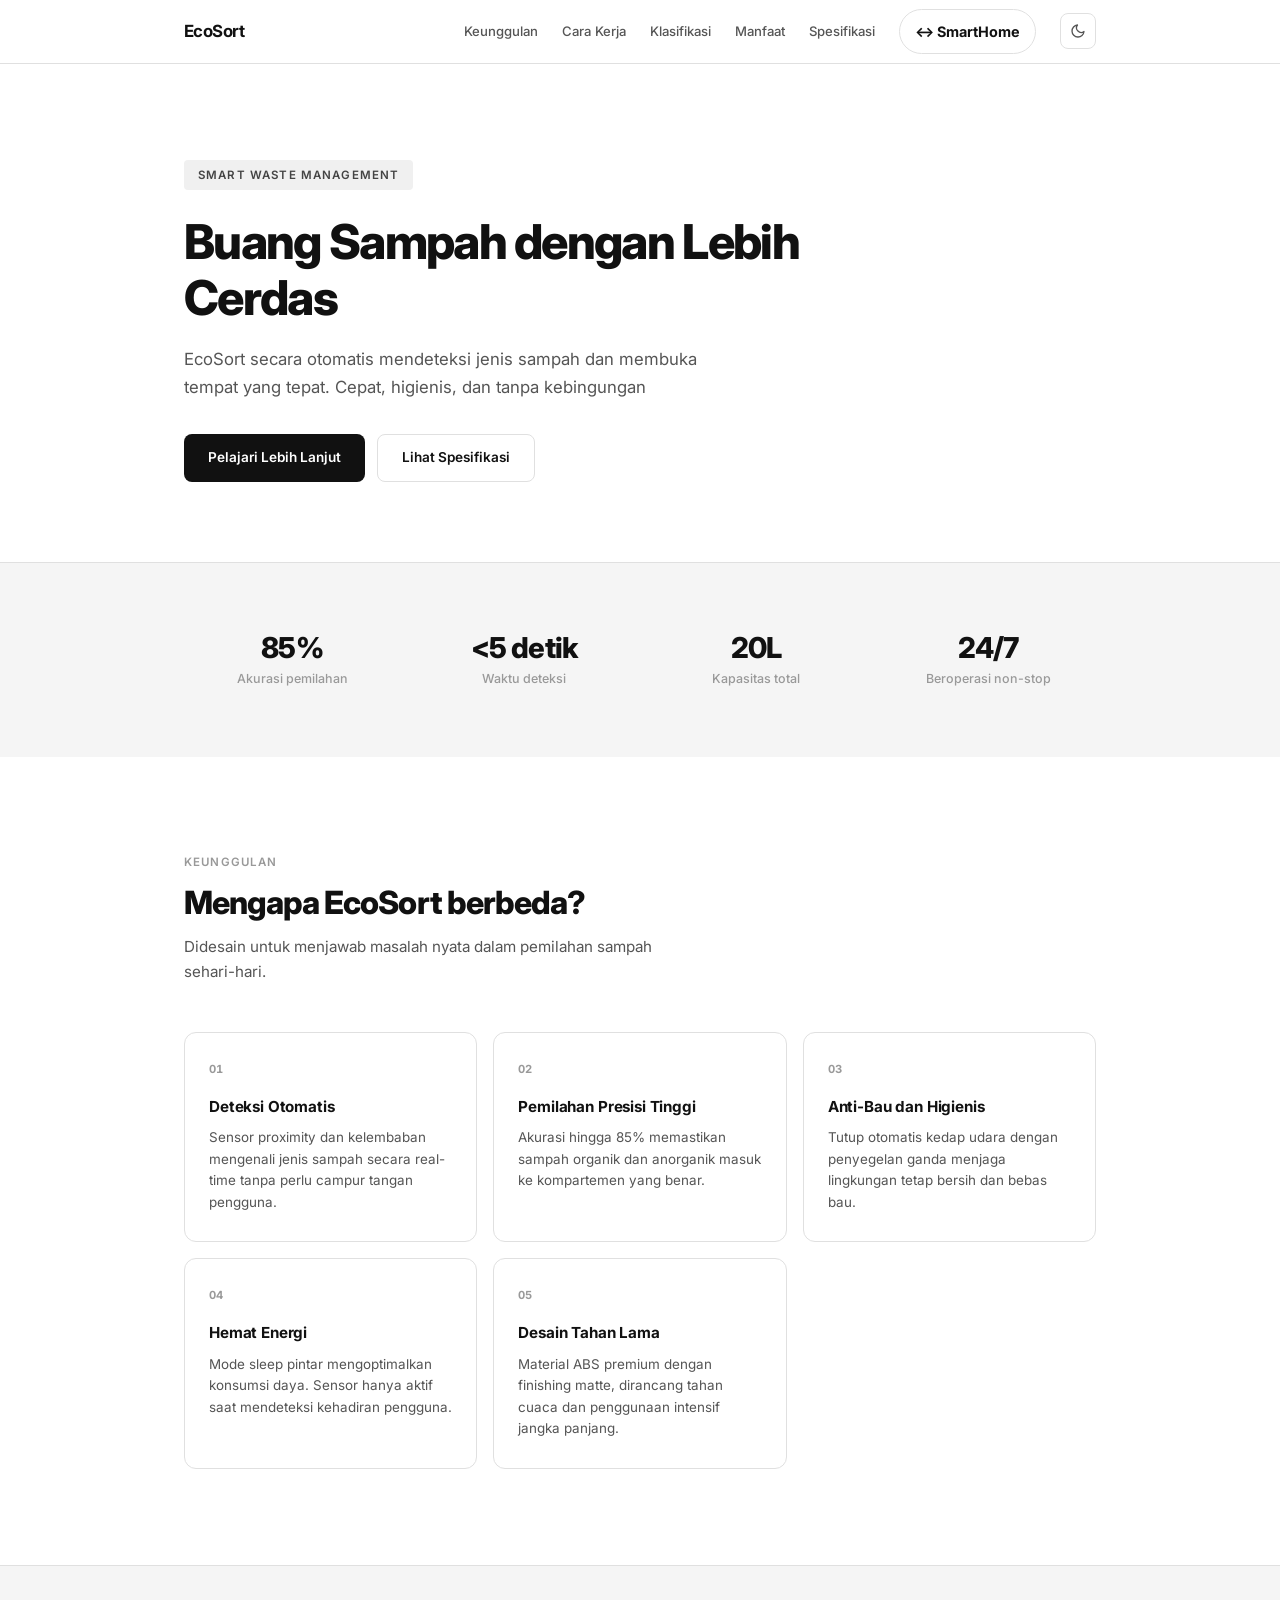
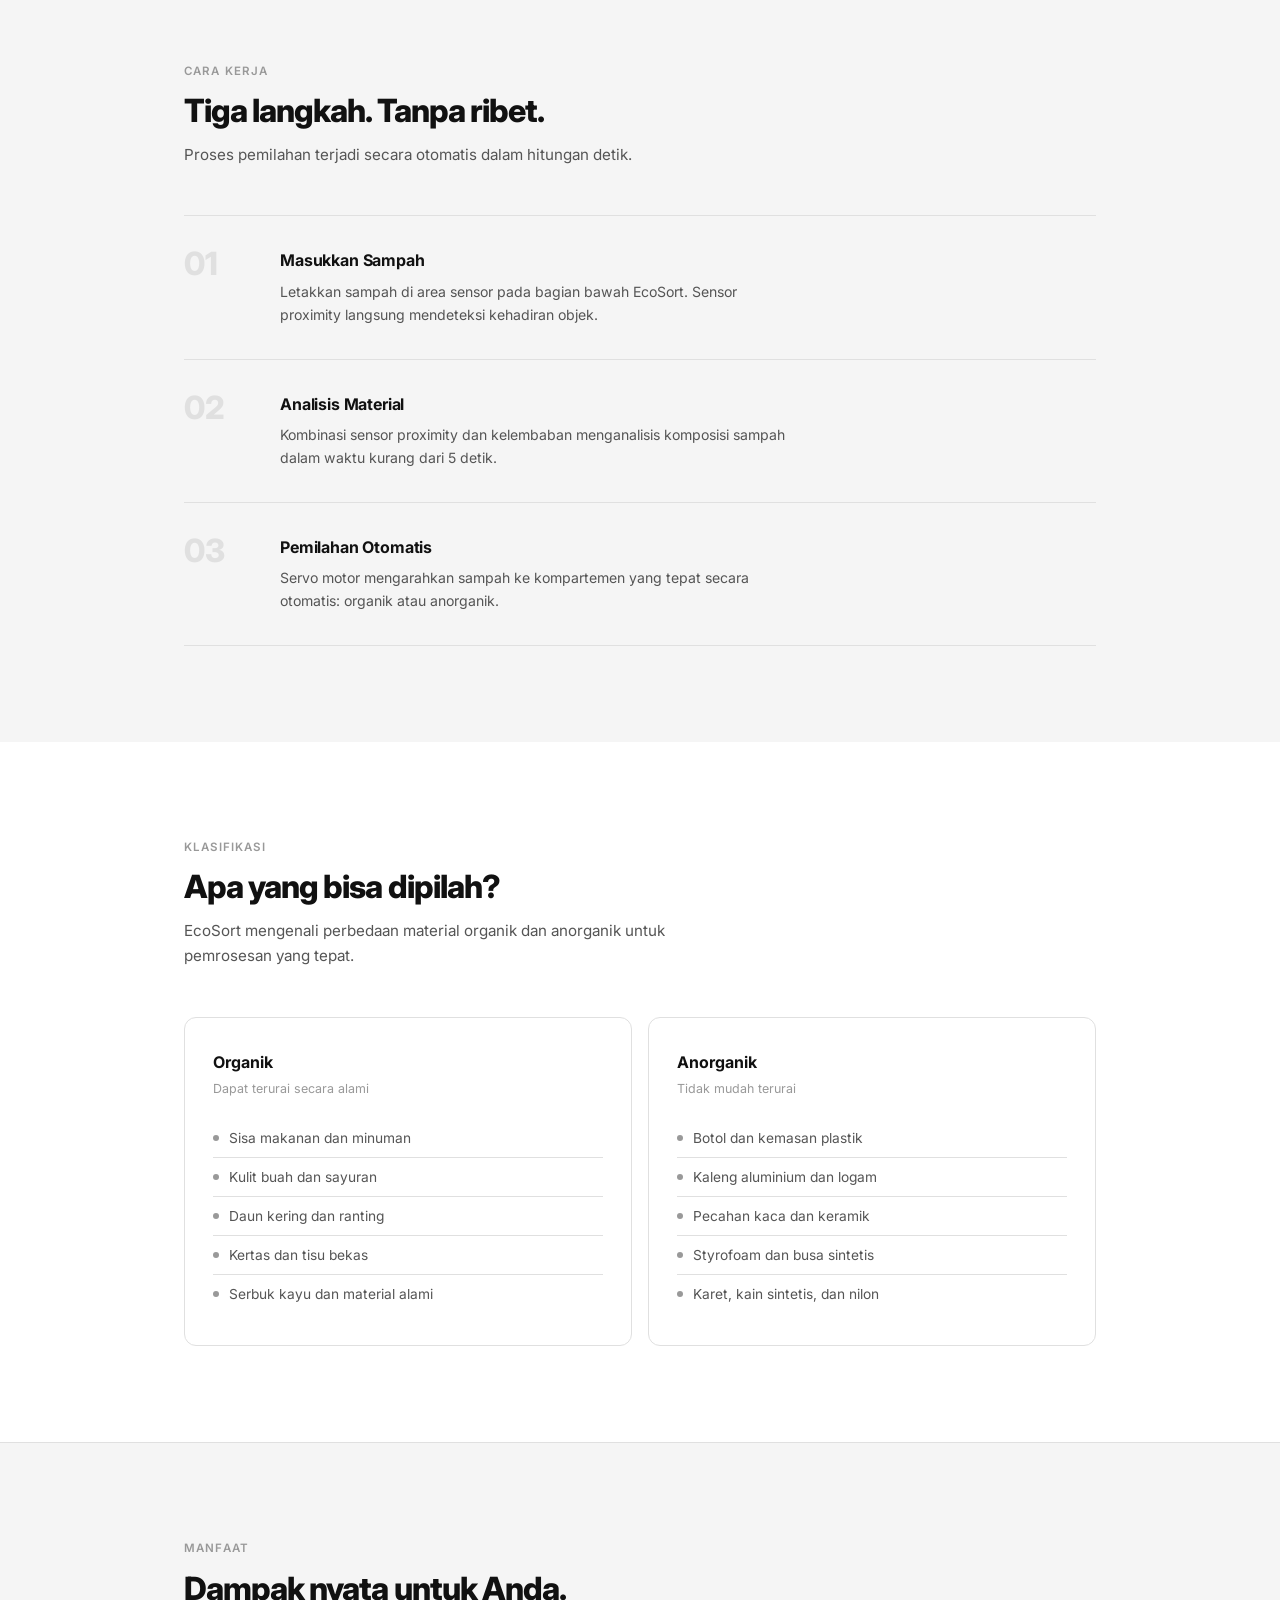
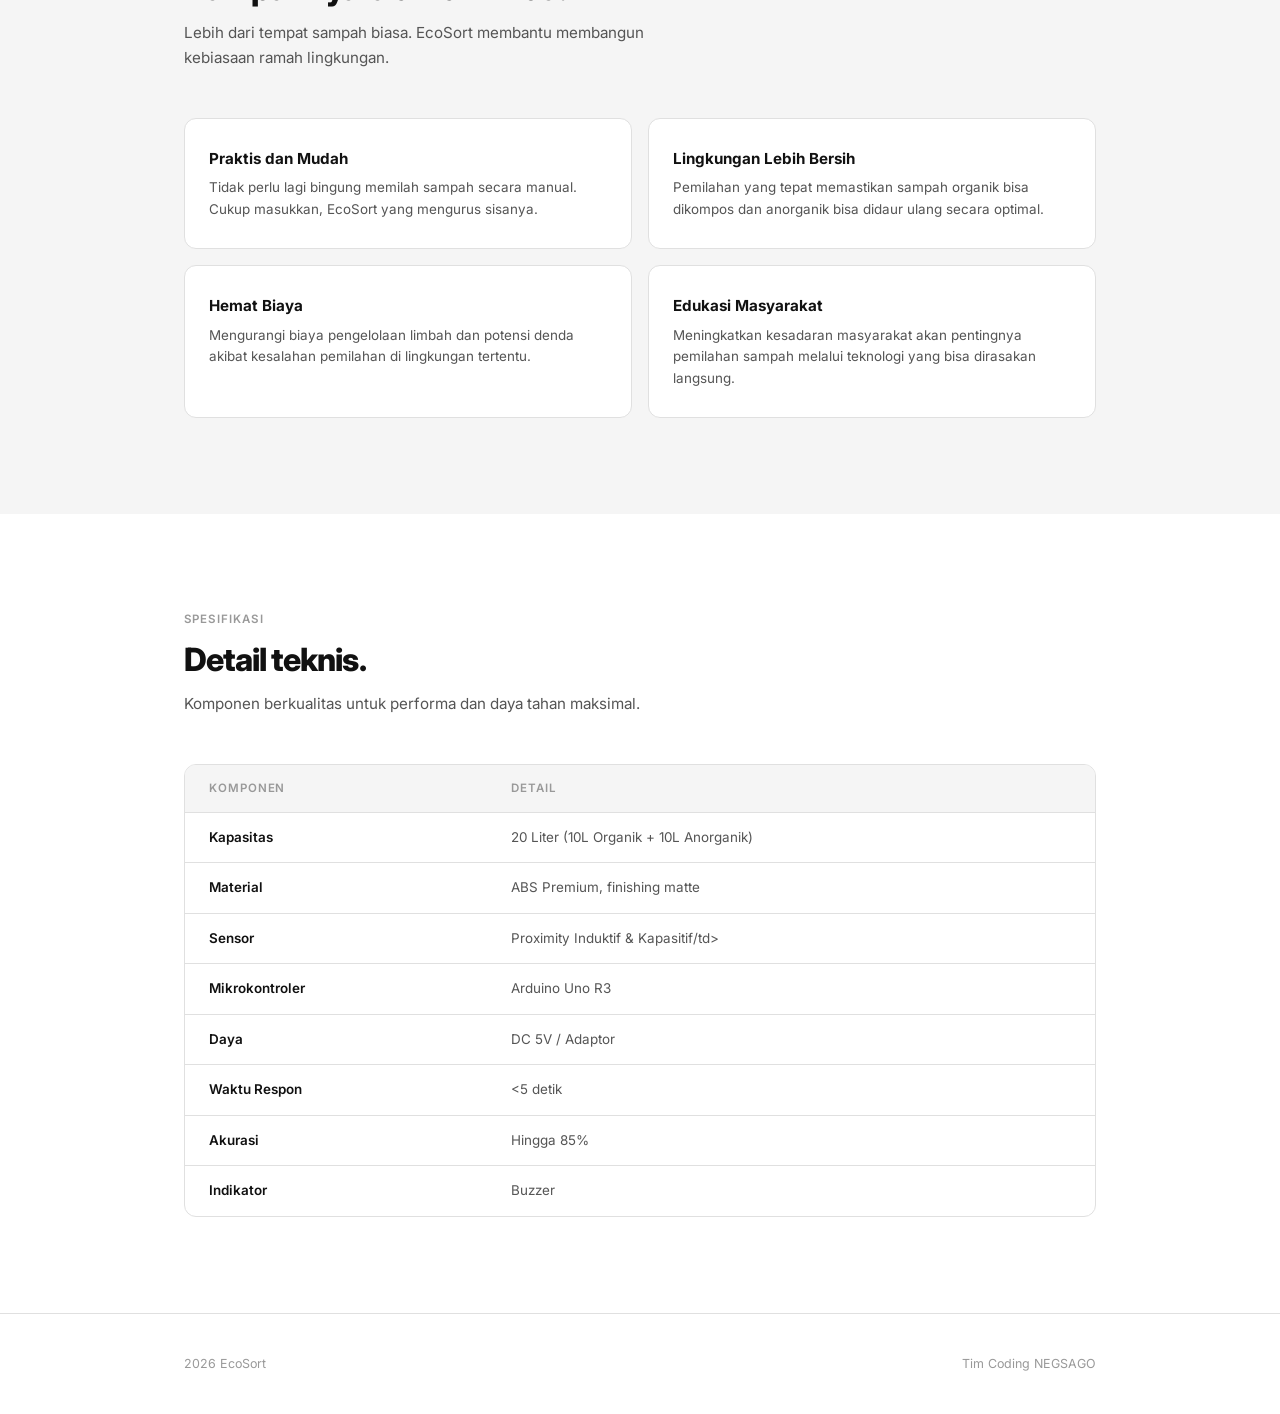
<file: index.html>
<!DOCTYPE html>
<html lang="id" data-theme="light">
<head>
  <meta charset="UTF-8" />
  <meta name="viewport" content="width=device-width, initial-scale=1.0" />
  <title>EcoSort - Smart Trash Bin | Pemilah Sampah Cerdas</title>
  <meta name="description" content="EcoSort adalah tempat sampah pintar yang secara otomatis membedakan dan memilah sampah organik dan anorganik menggunakan teknologi sensor canggih." />
  <link rel="preconnect" href="https://fonts.googleapis.com" />
  <link href="https://smpn1godean.sch.id/wp-content/uploads/2022/09/LOGO-NEGSAGO.png" rel="icon"/>
  <link rel="preconnect" href="https://fonts.gstatic.com" crossorigin />
  <link href="https://fonts.googleapis.com/css2?family=Inter:wght@400;500;600;700;800&display=swap" rel="stylesheet" />
  <link rel="stylesheet" href="style.css" />
</head>
<body>

  <!-- NAV -->
  <nav class="nav">
    <div class="nav-inner">
      <a href="#" class="nav-logo">EcoSort</a>
      <div class="nav-right">
        <div class="nav-links" id="navLinks">
          <a href="#keunggulan">Keunggulan</a>
          <a href="#cara-kerja">Cara Kerja</a>
          <a href="#klasifikasi">Klasifikasi</a>
          <a href="#manfaat">Manfaat</a>
          <a href="#spesifikasi">Spesifikasi</a>
        </div>
        <a href="smarthome.html" style="display:inline-flex;align-items:center;justify-content:center;padding:0.6rem 0.95rem;border-radius:999px;border:1px solid var(--border);background:var(--surface);color:var(--text);font-weight:700;font-size:0.9rem;box-shadow:var(--shadow);text-decoration:none;">↔ SmartHome</a>
        <button class="theme-btn" id="themeBtn" aria-label="Ganti tema">
          <svg class="sun" viewBox="0 0 24 24"><circle cx="12" cy="12" r="5"/><line x1="12" y1="1" x2="12" y2="3"/><line x1="12" y1="21" x2="12" y2="23"/><line x1="4.22" y1="4.22" x2="5.64" y2="5.64"/><line x1="18.36" y1="18.36" x2="19.78" y2="19.78"/><line x1="1" y1="12" x2="3" y2="12"/><line x1="21" y1="12" x2="23" y2="12"/><line x1="4.22" y1="19.78" x2="5.64" y2="18.36"/><line x1="18.36" y1="5.64" x2="19.78" y2="4.22"/></svg>
          <svg class="moon" viewBox="0 0 24 24"><path d="M21 12.79A9 9 0 1 1 11.21 3 7 7 0 0 0 21 12.79z"/></svg>
        </button>
        <button class="menu-btn" id="menuBtn" aria-label="Menu">
          <span></span><span></span><span></span>
        </button>
      </div>
    </div>
  </nav>

  <!-- HERO -->
  <section class="hero">
    <div class="wrap">
      <div class="hero-inner">
        <div class="hero-tag rv">Smart Waste Management</div>
        <h1 class="rv rv-d1">Buang Sampah dengan Lebih Cerdas</h1>
        <p class="rv rv-d2">EcoSort secara otomatis mendeteksi jenis sampah dan membuka tempat yang tepat. Cepat, higienis, dan tanpa kebingungan</p>
        <div class="hero-btns rv rv-d3">
          <a href="#keunggulan" class="btn-dark">Pelajari Lebih Lanjut</a>
          <a href="#spesifikasi" class="btn-outline">Lihat Spesifikasi</a>
        </div>
      </div>
    </div>
  </section>

  <!-- STATS -->
  <section class="stats section-border">
    <div class="wrap">
      <div class="stats-row">
        <div class="stat rv">
          <div class="stat-num">85%</div>
          <div class="stat-label">Akurasi pemilahan</div>
        </div>
        <div class="stat rv rv-d1">
          <div class="stat-num">&lt;5 detik</div>
          <div class="stat-label">Waktu deteksi</div>
        </div>
        <div class="stat rv rv-d2">
          <div class="stat-num">20L</div>
          <div class="stat-label">Kapasitas total</div>
        </div>
        <div class="stat rv rv-d3">
          <div class="stat-num">24/7</div>
          <div class="stat-label">Beroperasi non-stop</div>
        </div>
      </div>
    </div>
  </section>

  <!-- KEUNGGULAN -->
  <section id="keunggulan">
    <div class="wrap">
      <div class="sh">
        <div class="sh-label rv">Keunggulan</div>
        <h2 class="rv rv-d1">Mengapa EcoSort berbeda?</h2>
        <p class="rv rv-d2">Didesain untuk menjawab masalah nyata dalam pemilahan sampah sehari-hari.</p>
      </div>
      <div class="features-grid">
        <div class="f-card rv">
          <div class="f-card-num">01</div>
          <h3>Deteksi Otomatis</h3>
          <p>Sensor proximity dan kelembaban mengenali jenis sampah secara real-time tanpa perlu campur tangan pengguna.</p>
        </div>
        <div class="f-card rv rv-d1">
          <div class="f-card-num">02</div>
          <h3>Pemilahan Presisi Tinggi</h3>
          <p>Akurasi hingga 85% memastikan sampah organik dan anorganik masuk ke kompartemen yang benar.</p>
        </div>
        <div class="f-card rv rv-d2">
          <div class="f-card-num">03</div>
          <h3>Anti-Bau dan Higienis</h3>
          <p>Tutup otomatis kedap udara dengan penyegelan ganda menjaga lingkungan tetap bersih dan bebas bau.</p>
        </div>
        <div class="f-card rv rv-d1">
          <div class="f-card-num">04</div>
          <h3>Hemat Energi</h3>
          <p>Mode sleep pintar mengoptimalkan konsumsi daya. Sensor hanya aktif saat mendeteksi kehadiran pengguna.</p>
        </div>
        <div class="f-card rv rv-d2">
          <div class="f-card-num">05</div>
          <h3>Desain Tahan Lama</h3>
          <p>Material ABS premium dengan finishing matte, dirancang tahan cuaca dan penggunaan intensif jangka panjang.</p>
        </div>
      </div>
    </div>
  </section>

  <!-- CARA KERJA -->
  <section id="cara-kerja" class="section-border" style="background: var(--bg-alt); transition: background 0.3s;">
    <div class="wrap">
      <div class="sh">
        <div class="sh-label rv">Cara Kerja</div>
        <h2 class="rv rv-d1">Tiga langkah. Tanpa ribet.</h2>
        <p class="rv rv-d2">Proses pemilahan terjadi secara otomatis dalam hitungan detik.</p>
      </div>
      <div class="steps">
        <div class="step rv">
          <div class="step-num">01</div>
          <div>
            <h3>Masukkan Sampah</h3>
            <p>Letakkan sampah di area sensor pada bagian bawah EcoSort. Sensor proximity langsung mendeteksi kehadiran objek.</p>
          </div>
        </div>
        <div class="step rv rv-d1">
          <div class="step-num">02</div>
          <div>
            <h3>Analisis Material</h3>
            <p>Kombinasi sensor proximity dan kelembaban menganalisis komposisi sampah dalam waktu kurang dari 5 detik.</p>
          </div>
        </div>
        <div class="step rv rv-d2">
          <div class="step-num">03</div>
          <div>
            <h3>Pemilahan Otomatis</h3>
            <p>Servo motor mengarahkan sampah ke kompartemen yang tepat secara otomatis: organik atau anorganik.</p>
          </div>
        </div>
      </div>
    </div>
  </section>

  <!-- KLASIFIKASI -->
  <section id="klasifikasi">
    <div class="wrap">
      <div class="sh">
        <div class="sh-label rv">Klasifikasi</div>
        <h2 class="rv rv-d1">Apa yang bisa dipilah?</h2>
        <p class="rv rv-d2">EcoSort mengenali perbedaan material organik dan anorganik untuk pemrosesan yang tepat.</p>
      </div>
      <div class="class-grid">
        <div class="class-card organic rv">
          <div class="class-card-title">Organik</div>
          <div class="class-card-sub">Dapat terurai secara alami</div>
          <ul class="class-list">
            <li><span class="class-dot"></span>Sisa makanan dan minuman</li>
            <li><span class="class-dot"></span>Kulit buah dan sayuran</li>
            <li><span class="class-dot"></span>Daun kering dan ranting</li>
            <li><span class="class-dot"></span>Kertas dan tisu bekas</li>
            <li><span class="class-dot"></span>Serbuk kayu dan material alami</li>
          </ul>
        </div>
        <div class="class-card inorganic rv rv-d1">
          <div class="class-card-title">Anorganik</div>
          <div class="class-card-sub">Tidak mudah terurai</div>
          <ul class="class-list">
            <li><span class="class-dot"></span>Botol dan kemasan plastik</li>
            <li><span class="class-dot"></span>Kaleng aluminium dan logam</li>
            <li><span class="class-dot"></span>Pecahan kaca dan keramik</li>
            <li><span class="class-dot"></span>Styrofoam dan busa sintetis</li>
            <li><span class="class-dot"></span>Karet, kain sintetis, dan nilon</li>
          </ul>
        </div>
      </div>
    </div>
  </section>

  <!-- MANFAAT -->
  <section id="manfaat" class="section-border" style="background: var(--bg-alt); transition: background 0.3s;">
    <div class="wrap">
      <div class="sh">
        <div class="sh-label rv">Manfaat</div>
        <h2 class="rv rv-d1">Dampak nyata untuk Anda.</h2>
        <p class="rv rv-d2">Lebih dari tempat sampah biasa. EcoSort membantu membangun kebiasaan ramah lingkungan.</p>
      </div>
      <div class="ben-grid">
        <div class="ben-card rv">
          <h3>Praktis dan Mudah</h3>
          <p>Tidak perlu lagi bingung memilah sampah secara manual. Cukup masukkan, EcoSort yang mengurus sisanya.</p>
        </div>
        <div class="ben-card rv rv-d1">
          <h3>Lingkungan Lebih Bersih</h3>
          <p>Pemilahan yang tepat memastikan sampah organik bisa dikompos dan anorganik bisa didaur ulang secara optimal.</p>
        </div>
        <div class="ben-card rv rv-d2">
          <h3>Hemat Biaya</h3>
          <p>Mengurangi biaya pengelolaan limbah dan potensi denda akibat kesalahan pemilahan di lingkungan tertentu.</p>
        </div>
        <div class="ben-card rv rv-d3">
          <h3>Edukasi Masyarakat</h3>
          <p>Meningkatkan kesadaran masyarakat akan pentingnya pemilahan sampah melalui teknologi yang bisa dirasakan langsung.</p>
        </div>
      </div>
    </div>
  </section>

  <!-- SPESIFIKASI -->
  <section id="spesifikasi">
    <div class="wrap">
      <div class="sh">
        <div class="sh-label rv">Spesifikasi</div>
        <h2 class="rv rv-d1">Detail teknis.</h2>
        <p class="rv rv-d2">Komponen berkualitas untuk performa dan daya tahan maksimal.</p>
      </div>
      <div class="specs-wrap rv">
        <table class="specs-table">
          <thead>
            <tr>
              <th>Komponen</th>
              <th>Detail</th>
            </tr>
          </thead>
          <tbody>
            <tr><td>Kapasitas</td><td>20 Liter (10L Organik + 10L Anorganik)</td></tr>
            <tr><td>Material</td><td>ABS Premium, finishing matte</td></tr>
            <tr><td>Sensor</td><td>Proximity Induktif & Kapasitif/td></tr>
            <tr><td>Mikrokontroler</td><td>Arduino Uno R3</td></tr>
            <tr><td>Daya</td><td>DC 5V / Adaptor</td></tr>
            <tr><td>Waktu Respon</td><td>&lt;5 detik</td></tr>
            <tr><td>Akurasi</td><td>Hingga 85%</td></tr>
            <tr><td>Indikator</td><td>Buzzer</td></tr>
          </tbody>
        </table>
      </div>
    </div>
  </section>

  <!-- FOOTER -->
  <footer class="footer">
    <div class="wrap">
      <div class="footer-inner">
        <p>2026 EcoSort</p>
        <p>Tim Coding NEGSAGO</p>
      </div>
    </div>
  </footer>

  <script src="script.js"></script>
</body>
</html>
</file>
<file: style.css>
:root {
  --bg: #ffffff;
  --bg-alt: #f5f5f5;
  --bg-card: #ffffff;
  --text: #111111;
  --text-sub: #555555;
  --text-muted: #999999;
  --border: #e0e0e0;
  --accent: #111111;
  --accent-hover: #333333;
  --nav-bg: rgba(255,255,255,0.92);
  --tag-bg: #f0f0f0;
  --tag-text: #444444;
  --card-shadow: 0 1px 3px rgba(0,0,0,0.04);
  --card-shadow-hover: 0 8px 24px rgba(0,0,0,0.08);
}

[data-theme="dark"] {
  --bg: #111113;
  --bg-alt: #18181b;
  --bg-card: #1c1c20;
  --text: #e4e4e7;
  --text-sub: #a1a1aa;
  --text-muted: #5a5a65;
  --border: #27272a;
  --accent: #fafafa;
  --accent-hover: #d4d4d8;
  --nav-bg: rgba(17,17,19,0.92);
  --tag-bg: #27272a;
  --tag-text: #a1a1aa;
  --card-shadow: 0 1px 3px rgba(0,0,0,0.3);
  --card-shadow-hover: 0 8px 24px rgba(0,0,0,0.4);
}

*, *::before, *::after {
  margin: 0;
  padding: 0;
  box-sizing: border-box;
}

html { scroll-behavior: smooth; }

body {
  font-family: 'Inter', system-ui, -apple-system, sans-serif;
  background: var(--bg);
  color: var(--text);
  line-height: 1.6;
  transition: background 0.3s, color 0.3s;
  -webkit-font-smoothing: antialiased;
}

a { color: inherit; text-decoration: none; }
ul { list-style: none; }

/* ---- NAV ---- */
.nav {
  position: fixed;
  top: 0; left: 0; right: 0;
  height: 64px;
  background: var(--nav-bg);
  backdrop-filter: blur(16px);
  border-bottom: 1px solid var(--border);
  z-index: 100;
  transition: background 0.3s, border-color 0.3s;
}

.nav-inner {
  max-width: 960px;
  margin: 0 auto;
  padding: 0 24px;
  height: 100%;
  display: flex;
  align-items: center;
  justify-content: space-between;
}

.nav-logo {
  font-size: 1.05rem;
  font-weight: 700;
  letter-spacing: -0.03em;
}

.nav-right {
  display: flex;
  align-items: center;
  gap: 24px;
}

.nav-links {
  display: flex;
  gap: 24px;
}

.nav-links a {
  font-size: 0.82rem;
  font-weight: 500;
  color: var(--text-sub);
  transition: color 0.2s;
}

.nav-links a:hover { color: var(--text); }

.theme-btn {
  width: 36px;
  height: 36px;
  border: 1px solid var(--border);
  border-radius: 8px;
  background: transparent;
  cursor: pointer;
  display: flex;
  align-items: center;
  justify-content: center;
  transition: border-color 0.2s;
  position: relative;
  overflow: hidden;
}

.theme-btn:hover { border-color: var(--text-muted); }

.theme-btn svg {
  width: 16px; height: 16px;
  stroke: var(--text-sub);
  fill: none;
  stroke-width: 2;
  stroke-linecap: round;
  stroke-linejoin: round;
  position: absolute;
  transition: opacity 0.3s, transform 0.3s;
}

.theme-btn .sun { opacity: 0; transform: rotate(-90deg) scale(0); }
.theme-btn .moon { opacity: 1; transform: rotate(0) scale(1); }
[data-theme="dark"] .theme-btn .sun { opacity: 1; transform: rotate(0) scale(1); }
[data-theme="dark"] .theme-btn .moon { opacity: 0; transform: rotate(90deg) scale(0); }

.menu-btn {
  display: none;
  width: 36px; height: 36px;
  border: 1px solid var(--border);
  border-radius: 8px;
  background: transparent;
  cursor: pointer;
  flex-direction: column;
  align-items: center;
  justify-content: center;
  gap: 4px;
}

.menu-btn span {
  display: block;
  width: 16px; height: 1.5px;
  background: var(--text-sub);
  border-radius: 2px;
  transition: all 0.3s;
}

.menu-btn.open span:nth-child(1) { transform: rotate(45deg) translate(3.5px, 3.5px); }
.menu-btn.open span:nth-child(2) { opacity: 0; }
.menu-btn.open span:nth-child(3) { transform: rotate(-45deg) translate(3.5px, -3.5px); }

/* ---- LAYOUT ---- */
.wrap {
  max-width: 960px;
  margin: 0 auto;
  padding: 0 24px;
}

section {
  padding: 96px 0;
}

.section-border {
  border-top: 1px solid var(--border);
}

/* ---- HERO ---- */
.hero {
  padding-top: 160px;
  padding-bottom: 80px;
}

.hero-inner {
  max-width: 620px;
}

.hero-tag {
  display: inline-block;
  font-size: 0.72rem;
  font-weight: 600;
  text-transform: uppercase;
  letter-spacing: 0.1em;
  color: var(--tag-text);
  background: var(--tag-bg);
  padding: 6px 14px;
  border-radius: 4px;
  margin-bottom: 24px;
}

.hero h1 {
  font-size: clamp(2rem, 4.5vw, 3rem);
  font-weight: 800;
  line-height: 1.15;
  letter-spacing: -0.035em;
  margin-bottom: 20px;
}

.hero p {
  font-size: 1.05rem;
  color: var(--text-sub);
  line-height: 1.7;
  max-width: 520px;
  margin-bottom: 32px;
}

.hero-btns {
  display: flex;
  gap: 12px;
  flex-wrap: wrap;
}

.btn-dark {
  display: inline-flex;
  align-items: center;
  gap: 8px;
  padding: 12px 24px;
  background: var(--accent);
  color: var(--bg);
  font-family: inherit;
  font-size: 0.85rem;
  font-weight: 600;
  border: none;
  border-radius: 8px;
  cursor: pointer;
  transition: background 0.2s, transform 0.15s;
}

.btn-dark:hover {
  background: var(--accent-hover);
  transform: translateY(-1px);
}

.btn-outline {
  display: inline-flex;
  align-items: center;
  gap: 8px;
  padding: 12px 24px;
  background: transparent;
  color: var(--text);
  font-family: inherit;
  font-size: 0.85rem;
  font-weight: 600;
  border: 1px solid var(--border);
  border-radius: 8px;
  cursor: pointer;
  transition: border-color 0.2s, transform 0.15s;
}

.btn-outline:hover {
  border-color: var(--text-muted);
  transform: translateY(-1px);
}

/* ---- STATS ---- */
.stats {
  padding: 48px 0;
  background: var(--bg-alt);
  transition: background 0.3s;
}

.stats-row {
  display: grid;
  grid-template-columns: repeat(4, 1fr);
  gap: 16px;
}

.stat {
  text-align: center;
  padding: 20px 8px;
}

.stat-num {
  font-size: 1.8rem;
  font-weight: 800;
  letter-spacing: -0.03em;
  line-height: 1.2;
}

.stat-label {
  font-size: 0.78rem;
  color: var(--text-muted);
  margin-top: 4px;
  font-weight: 500;
}

/* ---- SECTION HEADER ---- */
.sh {
  margin-bottom: 48px;
}

.sh-label {
  font-size: 0.72rem;
  font-weight: 600;
  text-transform: uppercase;
  letter-spacing: 0.1em;
  color: var(--text-muted);
  margin-bottom: 12px;
}

.sh h2 {
  font-size: clamp(1.5rem, 3vw, 2rem);
  font-weight: 800;
  letter-spacing: -0.03em;
  line-height: 1.2;
  margin-bottom: 12px;
}

.sh p {
  font-size: 0.95rem;
  color: var(--text-sub);
  max-width: 500px;
  line-height: 1.65;
}

/* ---- FEATURES ---- */
.features-grid {
  display: grid;
  grid-template-columns: repeat(3, 1fr);
  gap: 16px;
}

.f-card {
  padding: 28px 24px;
  border: 1px solid var(--border);
  border-radius: 12px;
  background: var(--bg-card);
  transition: box-shadow 0.3s, transform 0.3s, background 0.3s;
}

.f-card:hover {
  transform: translateY(-3px);
  box-shadow: var(--card-shadow-hover);
}

.f-card-num {
  font-size: 0.7rem;
  font-weight: 700;
  color: var(--text-muted);
  margin-bottom: 16px;
  font-variant-numeric: tabular-nums;
}

.f-card h3 {
  font-size: 0.95rem;
  font-weight: 700;
  margin-bottom: 8px;
  letter-spacing: -0.01em;
}

.f-card p {
  font-size: 0.84rem;
  color: var(--text-sub);
  line-height: 1.6;
}

/* ---- HOW IT WORKS ---- */
.steps {
  display: flex;
  flex-direction: column;
  gap: 0;
}

.step {
  display: grid;
  grid-template-columns: 72px 1fr;
  gap: 24px;
  padding: 32px 0;
  border-bottom: 1px solid var(--border);
}

.step:first-child {
  border-top: 1px solid var(--border);
}

.step-num {
  font-size: 2rem;
  font-weight: 800;
  color: var(--border);
  line-height: 1;
  transition: color 0.3s;
}

.step:hover .step-num {
  color: var(--text);
}

.step h3 {
  font-size: 1rem;
  font-weight: 700;
  margin-bottom: 6px;
  letter-spacing: -0.01em;
}

.step p {
  font-size: 0.88rem;
  color: var(--text-sub);
  line-height: 1.65;
  max-width: 520px;
}

/* ---- CLASSIFICATION ---- */
.class-grid {
  display: grid;
  grid-template-columns: 1fr 1fr;
  gap: 16px;
}

.class-card {
  padding: 32px 28px;
  border: 1px solid var(--border);
  border-radius: 12px;
  background: var(--bg-card);
  transition: background 0.3s;
}

.class-card-title {
  font-size: 1rem;
  font-weight: 700;
  margin-bottom: 4px;
}

.class-card-sub {
  font-size: 0.78rem;
  color: var(--text-muted);
  margin-bottom: 20px;
}

.class-list li {
  font-size: 0.86rem;
  color: var(--text-sub);
  padding: 8px 0;
  border-bottom: 1px solid var(--border);
  display: flex;
  align-items: center;
  gap: 10px;
}

.class-list li:last-child {
  border-bottom: none;
}

.class-dot {
  width: 6px;
  height: 6px;
  border-radius: 50%;
  flex-shrink: 0;
}

.class-card.organic .class-dot { background: var(--text-muted); }
.class-card.inorganic .class-dot { background: var(--text-muted); }

/* ---- BENEFITS ---- */
.ben-grid {
  display: grid;
  grid-template-columns: 1fr 1fr;
  gap: 16px;
}

.ben-card {
  padding: 28px 24px;
  border: 1px solid var(--border);
  border-radius: 12px;
  background: var(--bg-card);
  transition: box-shadow 0.3s, transform 0.3s, background 0.3s;
}

.ben-card:hover {
  transform: translateY(-3px);
  box-shadow: var(--card-shadow-hover);
}

.ben-card h3 {
  font-size: 0.95rem;
  font-weight: 700;
  margin-bottom: 6px;
}

.ben-card p {
  font-size: 0.84rem;
  color: var(--text-sub);
  line-height: 1.6;
}

/* ---- SPECS ---- */
.specs-wrap {
  border: 1px solid var(--border);
  border-radius: 12px;
  overflow: hidden;
}

.specs-table {
  width: 100%;
  border-collapse: collapse;
}

.specs-table th,
.specs-table td {
  text-align: left;
  padding: 14px 24px;
  font-size: 0.84rem;
  border-bottom: 1px solid var(--border);
}

.specs-table th {
  font-weight: 600;
  font-size: 0.72rem;
  text-transform: uppercase;
  letter-spacing: 0.08em;
  color: var(--text-muted);
  background: var(--bg-alt);
}

.specs-table tr:last-child td { border-bottom: none; }

.specs-table td:first-child {
  font-weight: 600;
  color: var(--text);
}

.specs-table td:last-child {
  color: var(--text-sub);
}

.specs-table tr:hover td {
  background: var(--bg-alt);
}

/* ---- CTA ---- */
.cta-box {
  border: 1px solid var(--border);
  border-radius: 12px;
  padding: 56px 40px;
  text-align: center;
  background: var(--bg-alt);
  transition: background 0.3s;
}

.cta-box h2 {
  font-size: clamp(1.3rem, 2.5vw, 1.7rem);
  font-weight: 800;
  letter-spacing: -0.03em;
  margin-bottom: 12px;
}

.cta-box p {
  font-size: 0.92rem;
  color: var(--text-sub);
  max-width: 460px;
  margin: 0 auto 28px;
  line-height: 1.65;
}

/* ---- FOOTER ---- */
.footer {
  padding: 40px 0;
  border-top: 1px solid var(--border);
}

.footer-inner {
  display: flex;
  align-items: center;
  justify-content: space-between;
}

.footer p {
  font-size: 0.78rem;
  color: var(--text-muted);
}

/* ---- REVEAL ---- */
.rv {
  opacity: 0;
  transform: translateY(20px);
  transition: opacity 0.6s ease, transform 0.6s ease;
}

.rv.show {
  opacity: 1;
  transform: translateY(0);
}

.rv-d1 { transition-delay: 0.08s; }
.rv-d2 { transition-delay: 0.16s; }
.rv-d3 { transition-delay: 0.24s; }
.rv-d4 { transition-delay: 0.32s; }
.rv-d5 { transition-delay: 0.4s; }

/* ---- RESPONSIVE ---- */
@media (max-width: 768px) {
  .nav-links { display: none; position: absolute; top: 64px; left: 0; right: 0; flex-direction: column; background: var(--nav-bg); backdrop-filter: blur(16px); padding: 16px 24px; gap: 12px; border-bottom: 1px solid var(--border); }
  .nav-links.open { display: flex; }
  .menu-btn { display: flex; }
  .stats-row { grid-template-columns: repeat(2, 1fr); }
  .features-grid { grid-template-columns: 1fr; }
  .class-grid { grid-template-columns: 1fr; }
  .ben-grid { grid-template-columns: 1fr; }
  .step { grid-template-columns: 48px 1fr; gap: 16px; }
  .cta-box { padding: 40px 24px; }
  .footer-inner { flex-direction: column; gap: 8px; text-align: center; }
  .hero { padding-top: 120px; padding-bottom: 48px; }
}

@media (max-width: 480px) {
  .hero-btns { flex-direction: column; }
  .hero-btns a, .hero-btns button { width: 100%; justify-content: center; }
  .stats-row { grid-template-columns: 1fr 1fr; }
}
</file>
